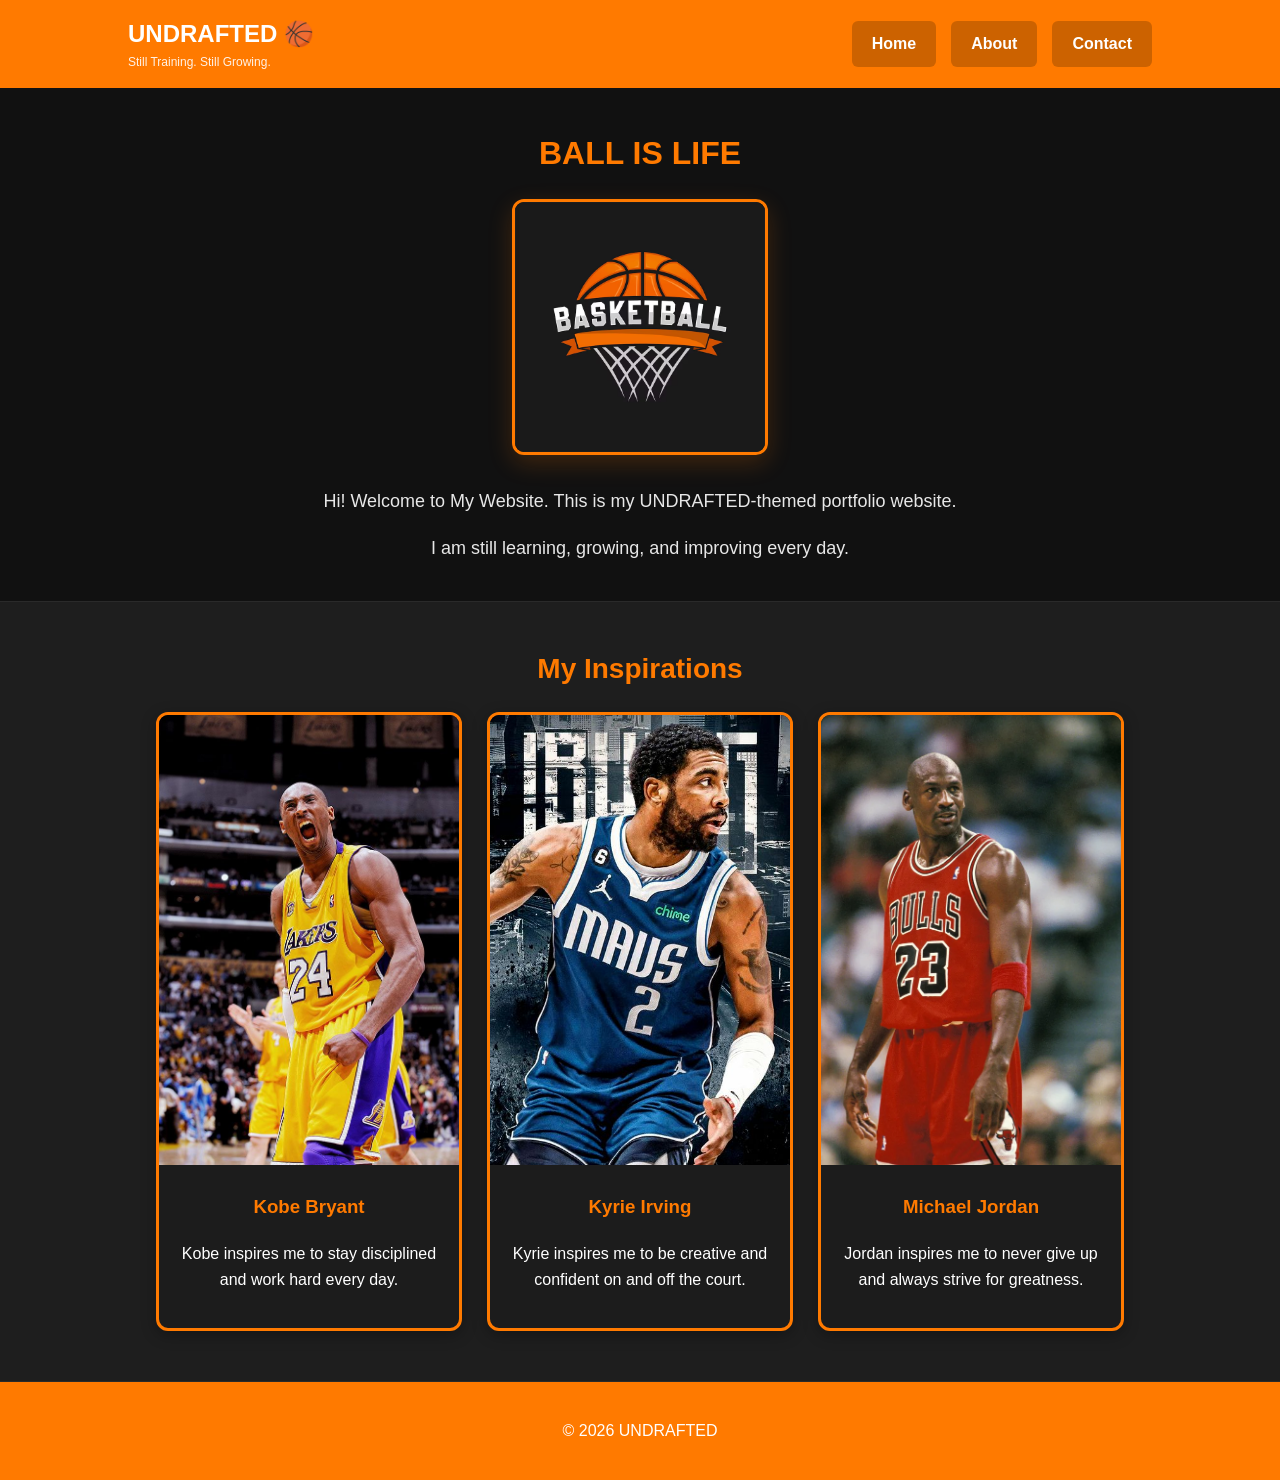
<file: Terminal Assessment 1/index.html>
<!DOCTYPE html>
<html lang="en">
<head>
    <meta charset="UTF-8">
    <meta name="viewport" content="width=device-width, initial-scale=1.0">
    <title>UNDRAFTED | Home</title>
    <link rel="stylesheet" href="style.css">
</head>
<body>

    <header>
        <div class="header-logo">
            <h1>UNDRAFTED 🏀</h1>
            <p>Still Training. Still Growing.</p>
        </div>
        <nav class="navbar">
            <a href="index.html">Home</a>
            <a href="about.html">About</a>
            <a href="contact.html">Contact</a>
        </nav>
    </header>

    <main class="hero-container">
        <section class="welcome-section">
            <h2 class="welcome-title">BALL IS LIFE</h2>
            <div class="image-box">
                <img src="basketball.avif" alt="Basketball" class="basketball-img">
            </div>
            <div class="welcome-box">
                <p>Hi! Welcome to My Website. This is my UNDRAFTED-themed portfolio website.</p>
                <p>I am still learning, growing, and improving every day.</p>
            </div>
        </section>
    </main>

    <div class="inspirations-outer-section">
        <div class="inspirations-content">
            <h2 class="section-title">My Inspirations</h2>
            
            <section class="grid-section">
                <div class="card player-card">
                    <img src="kobe.jpg" alt="Kobe Bryant" class="player-img">
                    <div class="player-info">
                        <h3>Kobe Bryant</h3>
                        <p>Kobe inspires me to stay disciplined and work hard every day.</p>
                    </div>
                </div>

                <div class="card player-card">
                    <img src="kyrie.jpg" alt="Kyrie Irving" class="player-img">
                    <div class="player-info">
                        <h3>Kyrie Irving</h3>
                        <p>Kyrie inspires me to be creative and confident on and off the court.</p>
                    </div>
                </div>

                <div class="card player-card">
                    <img src="jordan.webp" alt="Michael Jordan" class="player-img">
                    <div class="player-info">
                        <h3>Michael Jordan</h3>
                        <p>Jordan inspires me to never give up and always strive for greatness.</p>
                    </div>
                </div>
            </section>
        </div>
    </div>

    <footer>
        <p>© 2026 UNDRAFTED</p>
    </footer>

</body>
</html>
</file>
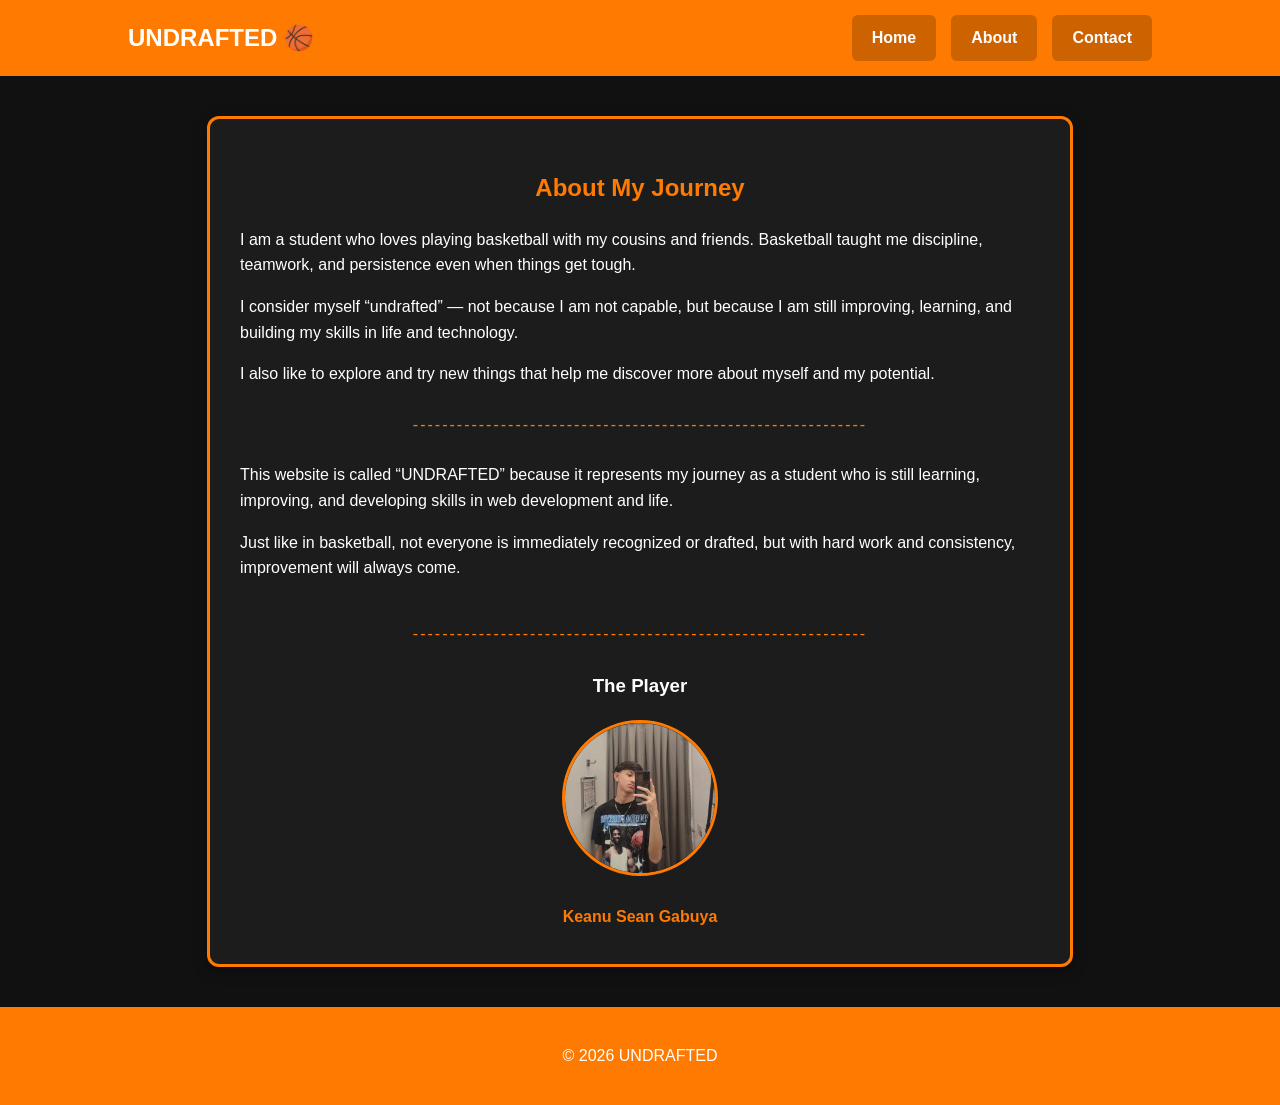
<file: Terminal Assessment 1/about.html>
<!DOCTYPE html>
<html lang="en">
<head>
    <meta charset="UTF-8">
    <meta name="viewport" content="width=device-width, initial-scale=1.0">
    <title>UNDRAFTED | About</title>
    <link rel="stylesheet" href="style.css">
</head>
<body>

    <header>
        <div class="header-logo">
            <h1>UNDRAFTED 🏀</h1>
        </div>
        <nav class="navbar">
            <a href="index.html">Home</a>
            <a href="about.html">About</a>
            <a href="contact.html">Contact</a>
        </nav>
    </header>

    <main>
        <section class="card about-card">
            <h2 style="text-align: center; color: #ff7a00;">About My Journey</h2>
            <p>
                I am a student who loves playing basketball with my cousins and friends.
                Basketball taught me discipline, teamwork, and persistence even when things get tough.
            </p>
            <p>
                I consider myself “undrafted” — not because I am not capable,
                but because I am still improving, learning, and building my skills in life and technology.
            </p>
            <p>
                I also like to explore and try new things that help me discover more about myself and my potential.
            </p>

            <div class="divider">--------------------------------------------------------------</div>

            <p>
                This website is called “UNDRAFTED” because it represents my journey as a student
                who is still learning, improving, and developing skills in web development and life.
            </p>
            <p>
                Just like in basketball, not everyone is immediately recognized or drafted,
                but with hard work and consistency, improvement will always come.
            </p>

            <div class="owner-section">
                <div class="divider">--------------------------------------------------------------</div>
                <h3>The Player</h3>
                <img src="Keanu.jpg" alt="Keanu Sean Gabuya" class="owner-img">
                <h4 style="color: #ff7a00; margin: 5px 0;">Keanu Sean Gabuya</h4>
            </div>
        </section>
    </main>

    <footer>
        <p>© 2026 UNDRAFTED</p>
    </footer>

</body>
</html>
</file>
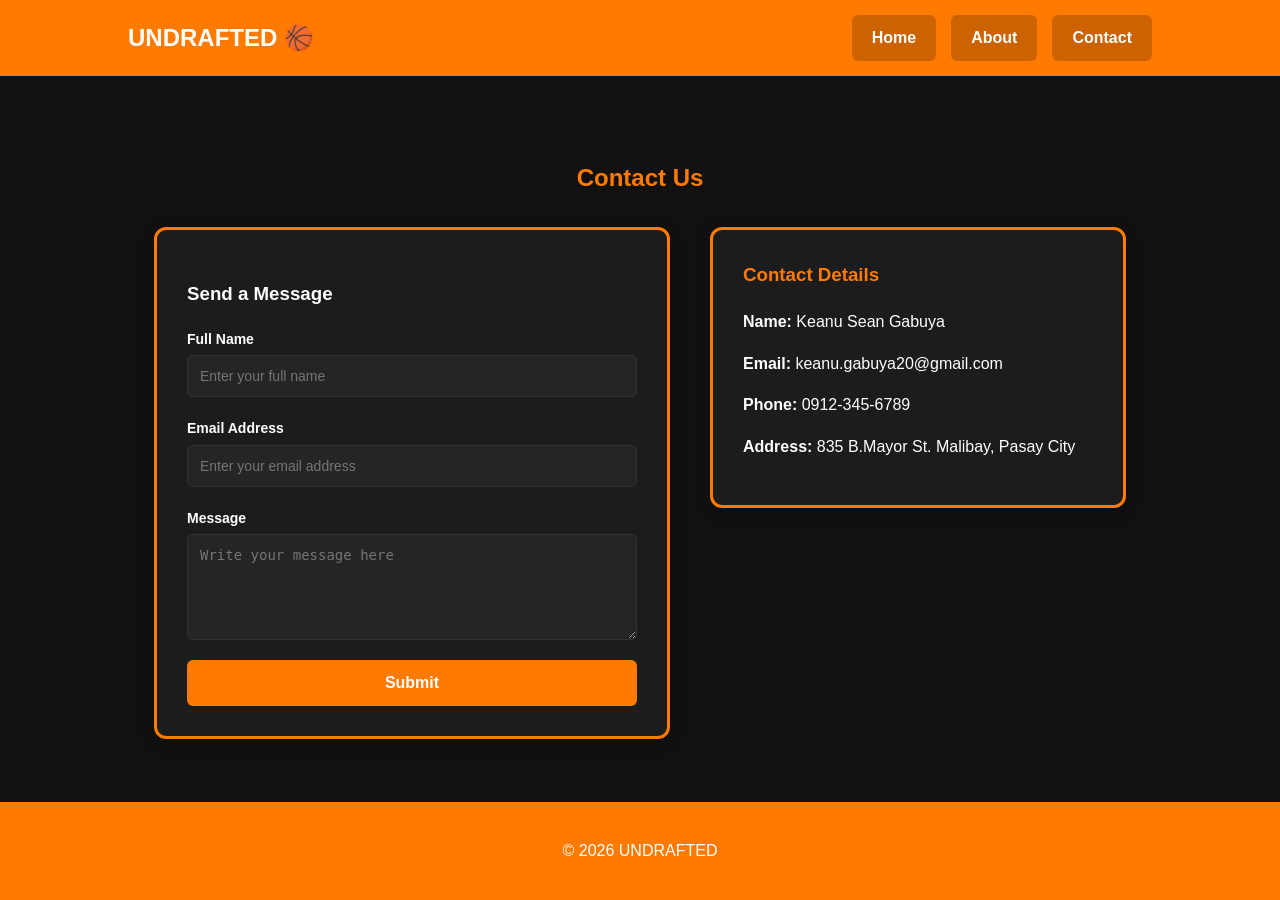
<file: Terminal Assessment 1/contact.html>
<!DOCTYPE html>
<html lang="en">
<head>
    <meta charset="UTF-8">
    <meta name="viewport" content="width=device-width, initial-scale=1.0">
    <title>UNDRAFTED | Contact</title>
    <link rel="stylesheet" href="style.css">
</head>
<body>

    <header>
        <div class="header-logo">
            <h1>UNDRAFTED 🏀</h1>
        </div>
        <nav class="navbar">
            <a href="index.html">Home</a>
            <a href="about.html">About</a>
            <a href="contact.html">Contact</a>
        </nav>
    </header>

    <main>
        <h2 style="text-align: center; color: #ff7a00; margin-bottom: 30px;">Contact Us</h2>
        
        <div class="contact-container">
            <section class="card contact-card">
                <h3>Send a Message</h3>
                <form>
                    <label for="name">Full Name</label>
                    <input type="text" id="name" placeholder="Enter your full name" required>

                    <label for="email">Email Address</label>
                    <input type="email" id="email" placeholder="Enter your email address" required>

                    <label for="message">Message</label>
                    <textarea id="message" rows="5" placeholder="Write your message here" required></textarea>

                    <button type="submit">Submit</button>
                </form>
            </section>

            <section class="card contact-info-section">
                <h3 style="color: #ff7a00; margin-top: 0;">Contact Details</h3>
                <p><strong>Name:</strong> Keanu Sean Gabuya</p>
                <p><strong>Email:</strong> keanu.gabuya20@gmail.com</p>
                <p><strong>Phone:</strong> 0912-345-6789</p>
                <p><strong>Address:</strong> 835 B.Mayor St. Malibay, Pasay City</p>
            </section>
        </div>
    </main>

    <footer>
        <p>© 2026 UNDRAFTED</p>
    </footer>

</body>
</html>
</file>
<file: Terminal Assessment 1/style.css>
/* GENERAL BODY STYLES */
body {
    margin: 0;
    padding: 0;
    width: 100%;
    max-width: 100%;
    overflow-x: hidden;
    font-family: 'Segoe UI', Arial, sans-serif;
    background: #111111;
    color: #ffffff;
    line-height: 1.6;
    display: flex;
    flex-direction: column;
    min-height: 100vh;
}

/* HEADER & NAVBAR */
header {
    background: #ff7a00;
    padding: 15px 10%;
    display: flex;
    justify-content: space-between;
    align-items: center;
}

.header-logo h1 {
    margin: 0;
    font-size: 24px;
}

.header-logo p {
    margin: 0;
    font-size: 12px;
    opacity: 0.9;
}

.navbar {
    display: flex;
    gap: 15px;
}

.navbar a {
    text-decoration: none;
    color: white;
    background: rgba(0, 0, 0, 0.2);
    padding: 10px 20px;
    border-radius: 6px;
    font-weight: bold;
    transition: 0.3s;
}

.navbar a:hover {
    background: white;
    color: #ff7a00;
}

/* MAIN CONTENT CONTAINER */
main {
    flex: 1 0 auto;
    width: 100%;
    max-width: 1200px;
    margin: 0 auto;
    padding: 40px 20px;
    box-sizing: border-box;
    display: flex;
    flex-direction: column;
    justify-content: center;
    align-items: center;
}

/* WELCOME */
.welcome-section {
    text-align: center;
    margin-bottom: 0px;
}

.welcome-title {
    font-size: 32px;
    color: #ff7a00;
    margin-top: 0px;
    margin-bottom: 20px;
}

.image-box {
    margin-bottom: 25px;
}

.basketball-img {
    width: 250px;
    border-radius: 12px;
    border: 3px solid #ff7a00;
    box-shadow: 0 8px 24px rgba(255, 122, 0, 0.2);
}

.welcome-box {
    max-width: 650px;
    margin: 0 auto;
    font-size: 18px;
    opacity: 0.9;
}

/* CARDS LAYOUT */
.section-title {
    text-align: center;
    font-size: 28px;
    color: #ff7a00;
    margin-top: 40px;
    margin-bottom: 20px;
}

.grid-section {
    display: flex;
    justify-content: center;
    gap: 25px;
    flex-wrap: wrap;
}

.inspirations-outer-section {
    background: #1e1e1e;
    border-top: 1px solid #2a2a2a;
    border-bottom: 1px solid #2a2a2a;
    width: 100%;
    padding: 50px 0;
    margin-top: -20px;
    padding-top: 5px 
}

.inspirations-content {
    max-width: 1200px;
    margin: 0 auto;
    padding: 0 20px;
}

.card {
    background: #1c1c1c;
    border: 3px solid #ff7a00;
    border-radius: 12px;
    padding: 30px;
    width: 300px;
    box-shadow: 0 4px 15px rgba(0,0,0,0.3);
    transition: transform 0.3s;
}

.card:hover {
    transform: translateY(-5px);
}

/* PLAYER CARDS SPECIFIC */
.player-card {
    padding: 0;
    overflow: hidden;
}

.player-img {
    width: 100%;
    height: 450px;
    object-fit: cover;
}

.player-info {
    padding: 20px;
    text-align: center;
}

.player-info h3 {
    color: #ff7a00;
    margin-top: 0;
}

/* CONTACT PAGE SIDE-BY-SIDE LAYOUT */
.contact-container {
    display: flex;
    justify-content: center;
    align-items: flex-start;
    gap: 40px;
    width: 100%;
    max-width: 1100px;
    margin: 0;
    flex-wrap: wrap;
}

.contact-card {
    width: 450px;
}

.contact-card h2 {
    margin-top: 0;
    color: #ff7a00;
    margin-bottom: 20px;
}

.contact-info-section {
    width: 350px;
}

/* FORM STYLING */
form {
    display: flex;
    flex-direction: column;
}

form label {
    margin-bottom: 5px;
    font-weight: bold;
    font-size: 14px;
}

input, textarea {
    margin-bottom: 20px;
    padding: 12px;
    border-radius: 6px;
    border: 1px solid #333;
    background: #252525;
    color: white;
    font-size: 14px;
}

input:focus, textarea:focus {
    border-color: #ff7a00;
    outline: none;
}

button {
    background: #ff7a00;
    border: none;
    padding: 14px;
    color: white;
    font-weight: bold;
    border-radius: 6px;
    cursor: pointer;
    font-size: 16px;
    transition: 0.2s;
}

button:hover {
    background: #e86c00;
}

/* DIVIDER LINE */
.divider {
    text-align: center;
    color: #ff7a00;
    margin: 25px 0;
    letter-spacing: 2px;
}

.about-card {
    width: 100%;
    max-width: 800px;
    margin: 0 auto;
    padding: 30px;
    background: #1c1c1c;
    border-radius: 12px;
}

/* OWNER PHOTO STYLING */
.owner-section {
    text-align: center;
    margin-top: 40px;
}

.owner-img {
    width: 150px;
    height: 150px;
    border-radius: 50%;
    object-fit: cover;
    border: 3px solid #ff7a00;
    margin-bottom: 15px;
}

/* FOOTER */
footer {
    flex-shrink: 0;
    width: 100%;
    max-width: 100%;
    min-width: 100%;
    padding: 20px 0;
    background-color: #ff7a00;
    text-align: center;
    margin-top: auto;
    position: relative;
    left: 0;
    right: 0;
}

/* RESPONSIVE DESIGN */
@media screen and (max-width: 1024px) {
    header {
        flex-direction: column;
        gap: 15px;
        text-align: center;
        padding: 20px 5%;
    }

    .navbar {
        justify-content: center;
        width: 100%;
        gap: 10px;
    }

    .navbar a {
        font-size: 14px;
        padding: 8px 15px;
    }

    main {
        padding: 20px 15px;
    }

    .about-card {
        width: 90%;
        max-width: 90%;
        padding: 20px;
        box-sizing: border-box;
    }

    .about-card p {
        font-size: 15px;
        text-align: justify;
        line-height: 1.5;
    }

    .contact-container {
        flex-direction: column;
        align-items: center;
        gap: 25px;
        width: 100%;
    }

    .contact-card, .contact-info-section {
        width: 90%;
        max-width: 90%;
        box-sizing: border-box;
        margin: 0;
    }

    footer {
        margin-top: auto;
        width: 100%;
        left: 0;
    }

    input, textarea, form {
        width: 100%;
        box-sizing: border-box;
    }
}
</file>
